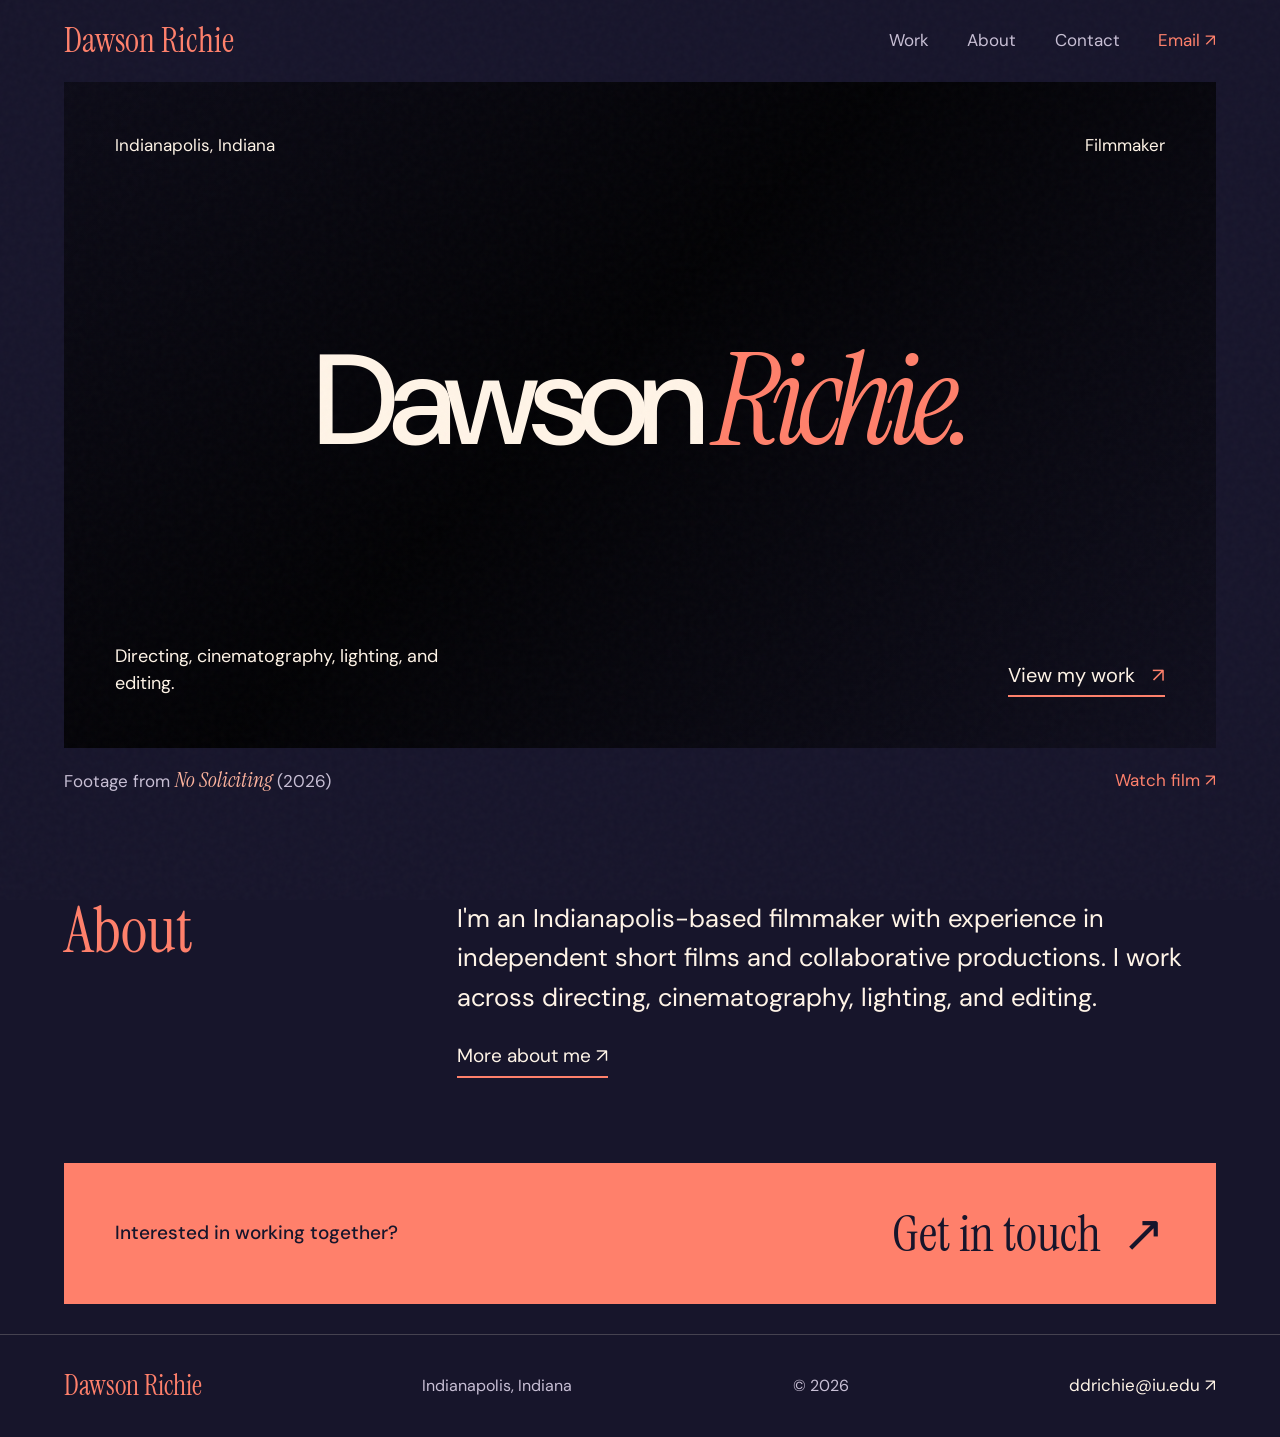
<file: index.html>
<!doctype html>
<html lang="en">
  <head>
    <meta charset="utf-8" />
    <meta name="viewport" content="width=device-width, initial-scale=1" />
    <meta name="theme-color" content="#111110" />
    <meta
      name="description"
      content="Dawson Richie is a filmmaker based in Indianapolis, Indiana."
    />
    <title>Dawson Richie — Filmmaker</title>

    <link rel="icon" href="assets/favicon.svg" type="image/svg+xml" />
    <link rel="preconnect" href="https://fonts.googleapis.com" />
    <link rel="preconnect" href="https://fonts.gstatic.com" crossorigin />
    <link
      href="https://fonts.googleapis.com/css2?family=DM+Sans:wght@400;500;600;700&family=Instrument+Serif:ital@0;1&display=swap"
      rel="stylesheet"
    />

    <link rel="stylesheet" href="styles.css" />
    <script src="script.js" defer></script>
  </head>

  <body class="home-page">
    <a class="skip-link" href="#main">Skip to content</a>

    <header class="site-header">
      <a class="wordmark" href="index.html" aria-label="Dawson Richie home">
        <span class="brand-dot"></span>
        <span class="brand-name">Dawson Richie</span>
      </a>

      <button
        class="menu-toggle"
        aria-expanded="false"
        aria-controls="navigation"
      >
        Menu <span>+</span>
      </button>

      <nav id="navigation" aria-label="Main navigation">
        <a href="work.html">Work</a>
        <a href="about.html">About</a>
        <a href="contact.html">Contact</a>
        <a class="nav-email" href="mailto:ddrichie@iu.edu">Email ↗</a>
      </nav>
    </header>

    <main id="main">
      <section class="hero">
        <div class="hero-motion">
          <div class="hero-motion-fallback"></div>

          <iframe
            class="hero-video"
            src="https://player.vimeo.com/video/1230737303?background=1&autoplay=1&muted=1&loop=1&autopause=0&dnt=1"
            title="Footage from No Soliciting"
            allow="autoplay; fullscreen; picture-in-picture"
            tabindex="-1"
            aria-hidden="true"
          ></iframe>

          <div class="hero-video-shade"></div>

          <div class="hero-overlay">
            <div class="hero-intro">
              <span>Indianapolis, Indiana</span>
              <span>Filmmaker</span>
            </div>

            <h1>Dawson <em>Richie.</em></h1>

            <div class="hero-bottom">
              <p>Directing, cinematography, lighting, and editing.</p>
              <a href="work.html">View my work <span>↗</span></a>
            </div>
          </div>
        </div>

        <div class="hero-film-credit">
          <span>Footage from <em>No Soliciting</em> (2026)</span>
          <a href="no-soliciting.html">Watch film ↗</a>
        </div>
      </section>

      <section class="home-intro section">
        <h2>About</h2>

        <div>
          <p>
            I'm an Indianapolis-based filmmaker with experience in independent
            short films and collaborative productions. I work across directing,
            cinematography, lighting, and editing.
          </p>

          <a class="text-link" href="about.html">More about me ↗</a>
        </div>
      </section>

      <section class="contact-band">
        <p>Interested in working together?</p>
        <a href="contact.html">Get in touch <span>↗</span></a>
      </section>
    </main>

    <footer class="site-footer">
      <a href="index.html" class="footer-brand">Dawson Richie</a>
      <span>Indianapolis, Indiana</span>
      <span>© <span data-year>2026</span></span>
      <a href="mailto:ddrichie@iu.edu">ddrichie@iu.edu ↗</a>
    </footer>
  </body>
</html>
</file>
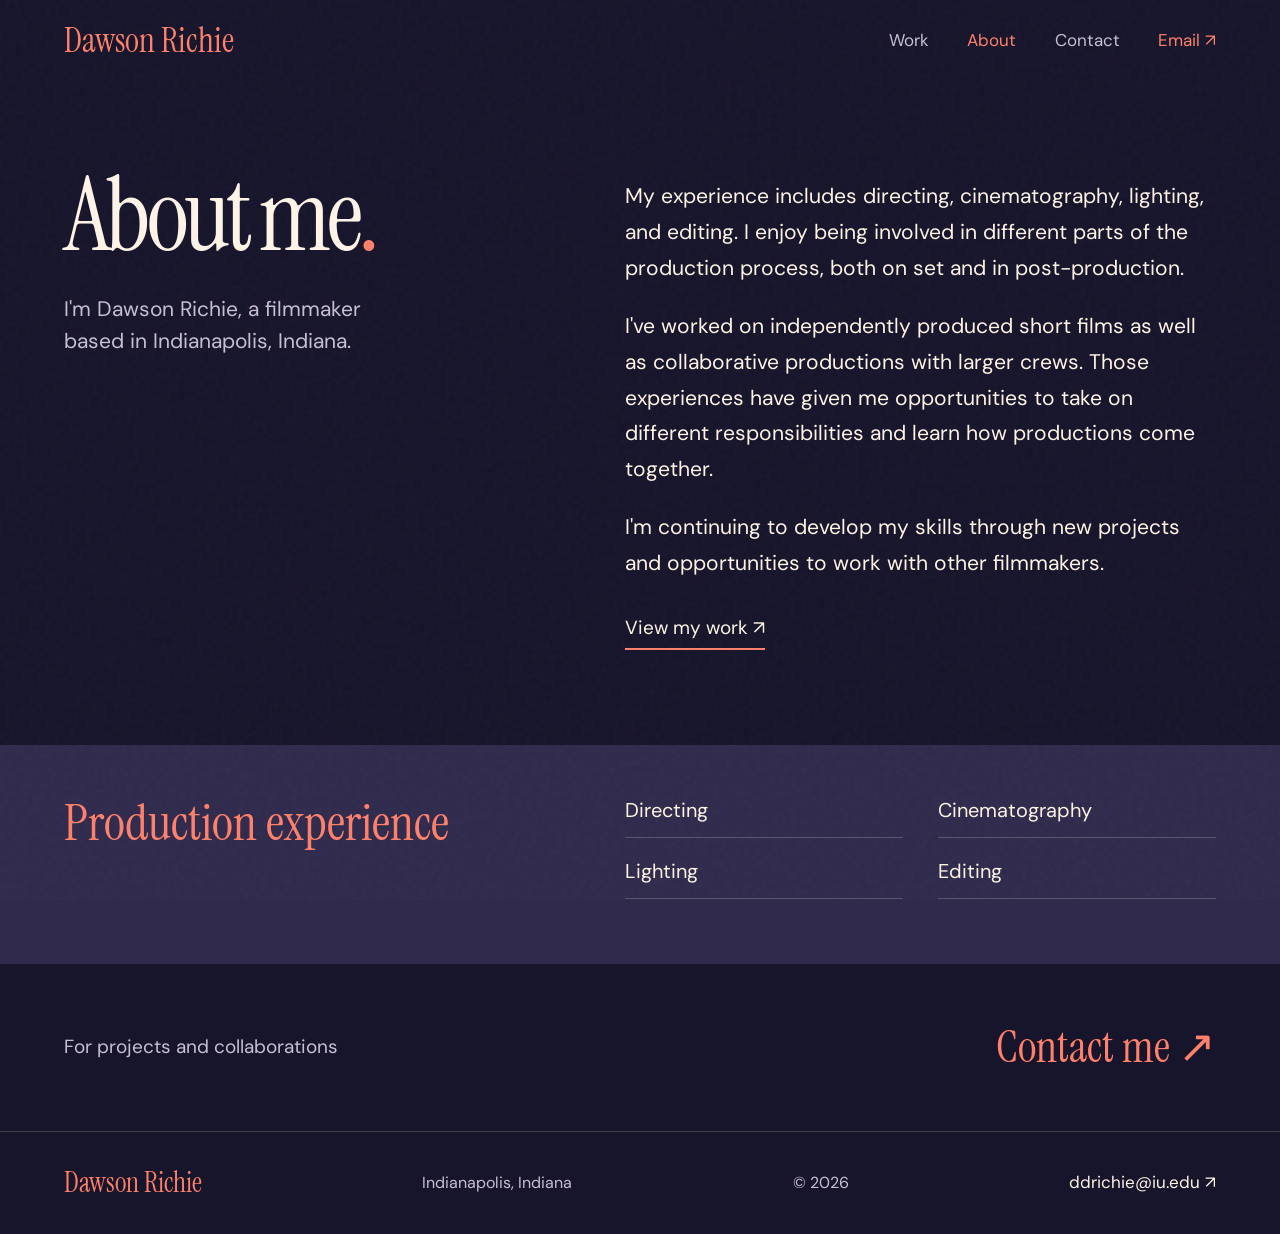
<file: about.html>
<!doctype html>
<html lang="en">
  <head>
    <meta charset="utf-8" />
    <meta name="viewport" content="width=device-width, initial-scale=1" />
    <meta name="theme-color" content="#111110" />
    <meta
      name="description"
      content="About Dawson Richie, an Indianapolis-based filmmaker."
    />
    <title>About — Dawson Richie</title>

    <link rel="icon" href="assets/favicon.svg" type="image/svg+xml" />
    <link rel="preconnect" href="https://fonts.googleapis.com" />
    <link rel="preconnect" href="https://fonts.gstatic.com" crossorigin />
    <link
      href="https://fonts.googleapis.com/css2?family=DM+Sans:wght@400;500;600;700&family=Instrument+Serif:ital@0;1&display=swap"
      rel="stylesheet"
    />

    <link rel="stylesheet" href="styles.css" />
    <script src="script.js" defer></script>
  </head>

  <body>
    <a class="skip-link" href="#main">Skip to content</a>

    <header class="site-header">
      <a class="wordmark" href="index.html">
        <span class="brand-dot"></span>
        <span class="brand-name">Dawson Richie</span>
      </a>

      <button
        class="menu-toggle"
        aria-expanded="false"
        aria-controls="navigation"
      >
        Menu <span>+</span>
      </button>

      <nav id="navigation" aria-label="Main navigation">
        <a href="work.html">Work</a>
        <a href="about.html" aria-current="page">About</a>
        <a href="contact.html">Contact</a>
        <a class="nav-email" href="mailto:ddrichie@iu.edu">Email ↗</a>
      </nav>
    </header>

    <main id="main">
      <section class="about-opening">
        <div class="about-heading">
          <h1>About me<span>.</span></h1>
          <p>I'm Dawson Richie, a filmmaker based in Indianapolis, Indiana.</p>
        </div>

        <div class="about-biography">
          <p>
            My experience includes directing, cinematography, lighting, and
            editing. I enjoy being involved in different parts of the production
            process, both on set and in post-production.
          </p>

          <p>
            I've worked on independently produced short films as well as
            collaborative productions with larger crews. Those experiences have
            given me opportunities to take on different responsibilities and
            learn how productions come together.
          </p>

          <p>
            I'm continuing to develop my skills through new projects and
            opportunities to work with other filmmakers.
          </p>

          <a class="text-link" href="work.html">View my work ↗</a>
        </div>
      </section>

      <section class="about-background">
        <h2>Production experience</h2>

        <div class="about-disciplines">
          <p>Directing</p>
          <p>Cinematography</p>
          <p>Lighting</p>
          <p>Editing</p>
        </div>
      </section>

      <section class="about-contact">
        <p>For projects and collaborations</p>
        <a href="contact.html">Contact me ↗</a>
      </section>
    </main>

    <footer class="site-footer">
      <a href="index.html" class="footer-brand">Dawson Richie</a>
      <span>Indianapolis, Indiana</span>
      <span>© <span data-year>2026</span></span>
      <a href="mailto:ddrichie@iu.edu">ddrichie@iu.edu ↗</a>
    </footer>
  </body>
</html>
</file>
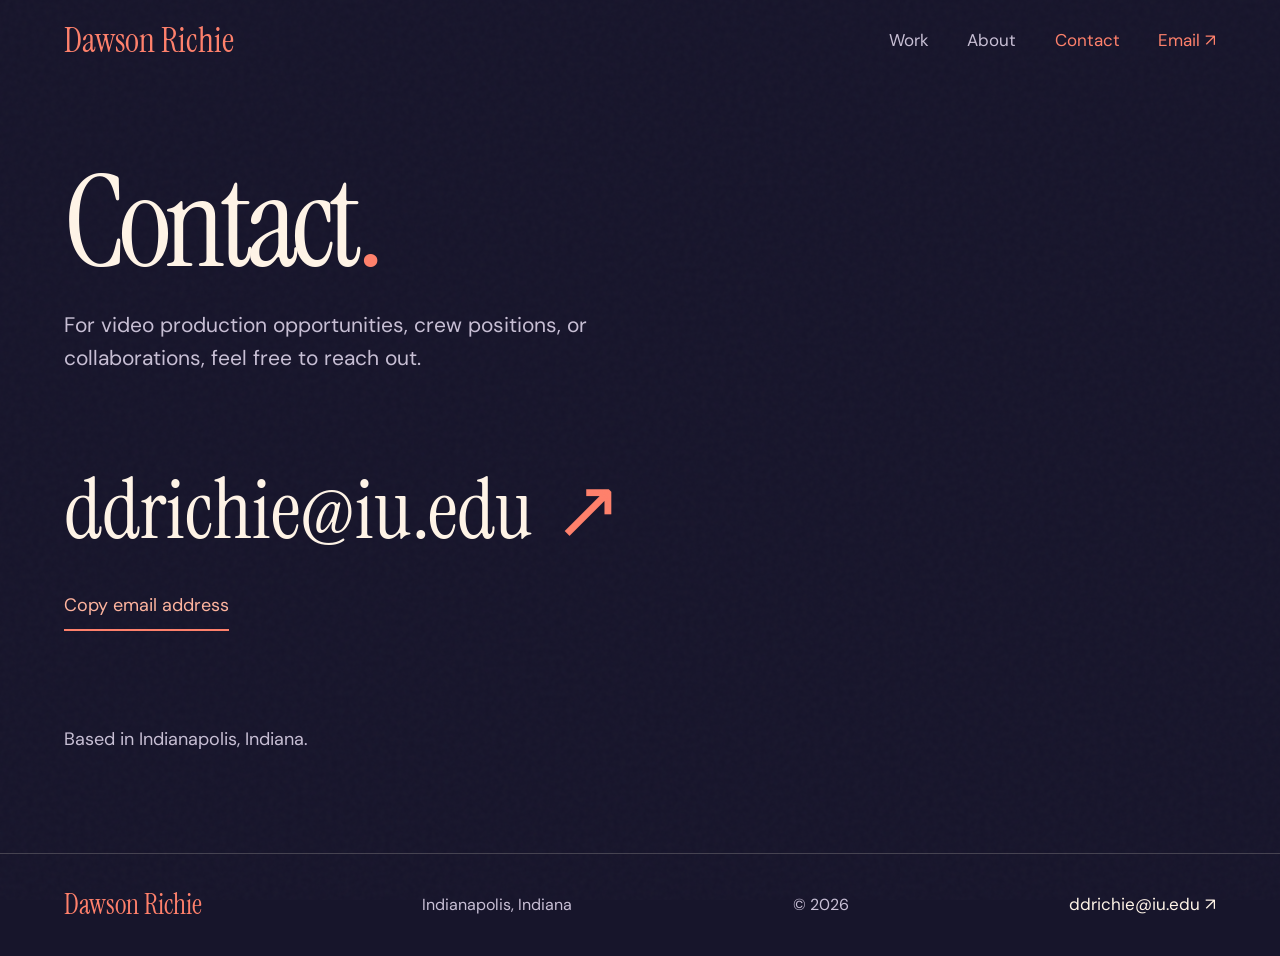
<file: contact.html>
<!doctype html>
<html lang="en">
  <head>
    <meta charset="utf-8" />
    <meta name="viewport" content="width=device-width, initial-scale=1" />
    <meta name="theme-color" content="#111110" />
    <meta
      name="description"
      content="Contact Dawson Richie for film and video production work."
    />
    <title>Contact — Dawson Richie</title>

    <link rel="icon" href="assets/favicon.svg" type="image/svg+xml" />
    <link rel="preconnect" href="https://fonts.googleapis.com" />
    <link rel="preconnect" href="https://fonts.gstatic.com" crossorigin />
    <link
      href="https://fonts.googleapis.com/css2?family=DM+Sans:wght@400;500;600;700&family=Instrument+Serif:ital@0;1&display=swap"
      rel="stylesheet"
    />

    <link rel="stylesheet" href="styles.css" />
    <script src="script.js" defer></script>
  </head>

  <body>
    <a class="skip-link" href="#main">Skip to content</a>

    <header class="site-header">
      <a class="wordmark" href="index.html">
        <span class="brand-dot"></span>
        <span class="brand-name">Dawson Richie</span>
      </a>

      <button
        class="menu-toggle"
        aria-expanded="false"
        aria-controls="navigation"
      >
        Menu <span>+</span>
      </button>

      <nav id="navigation" aria-label="Main navigation">
        <a href="work.html">Work</a>
        <a href="about.html">About</a>
        <a href="contact.html" aria-current="page">Contact</a>
        <a class="nav-email" href="mailto:ddrichie@iu.edu">Email ↗</a>
      </nav>
    </header>

    <main id="main">
      <section class="contact-page">
        <h1>Contact<span>.</span></h1>

        <p class="contact-intro">
          For video production opportunities, crew positions, or collaborations,
          feel free to reach out.
        </p>

        <div class="contact-main">
          <a class="contact-address" href="mailto:ddrichie@iu.edu">
            ddrichie@iu.edu <span>↗</span>
          </a>

          <button class="copy-email" type="button">Copy email address</button>

          <p class="copy-status" role="status" aria-live="polite"></p>
        </div>

        <p class="contact-location">Based in Indianapolis, Indiana.</p>
      </section>
    </main>

    <footer class="site-footer">
      <a href="index.html" class="footer-brand">Dawson Richie</a>
      <span>Indianapolis, Indiana</span>
      <span>© <span data-year>2026</span></span>
      <a href="mailto:ddrichie@iu.edu">ddrichie@iu.edu ↗</a>
    </footer>
  </body>
</html>
</file>
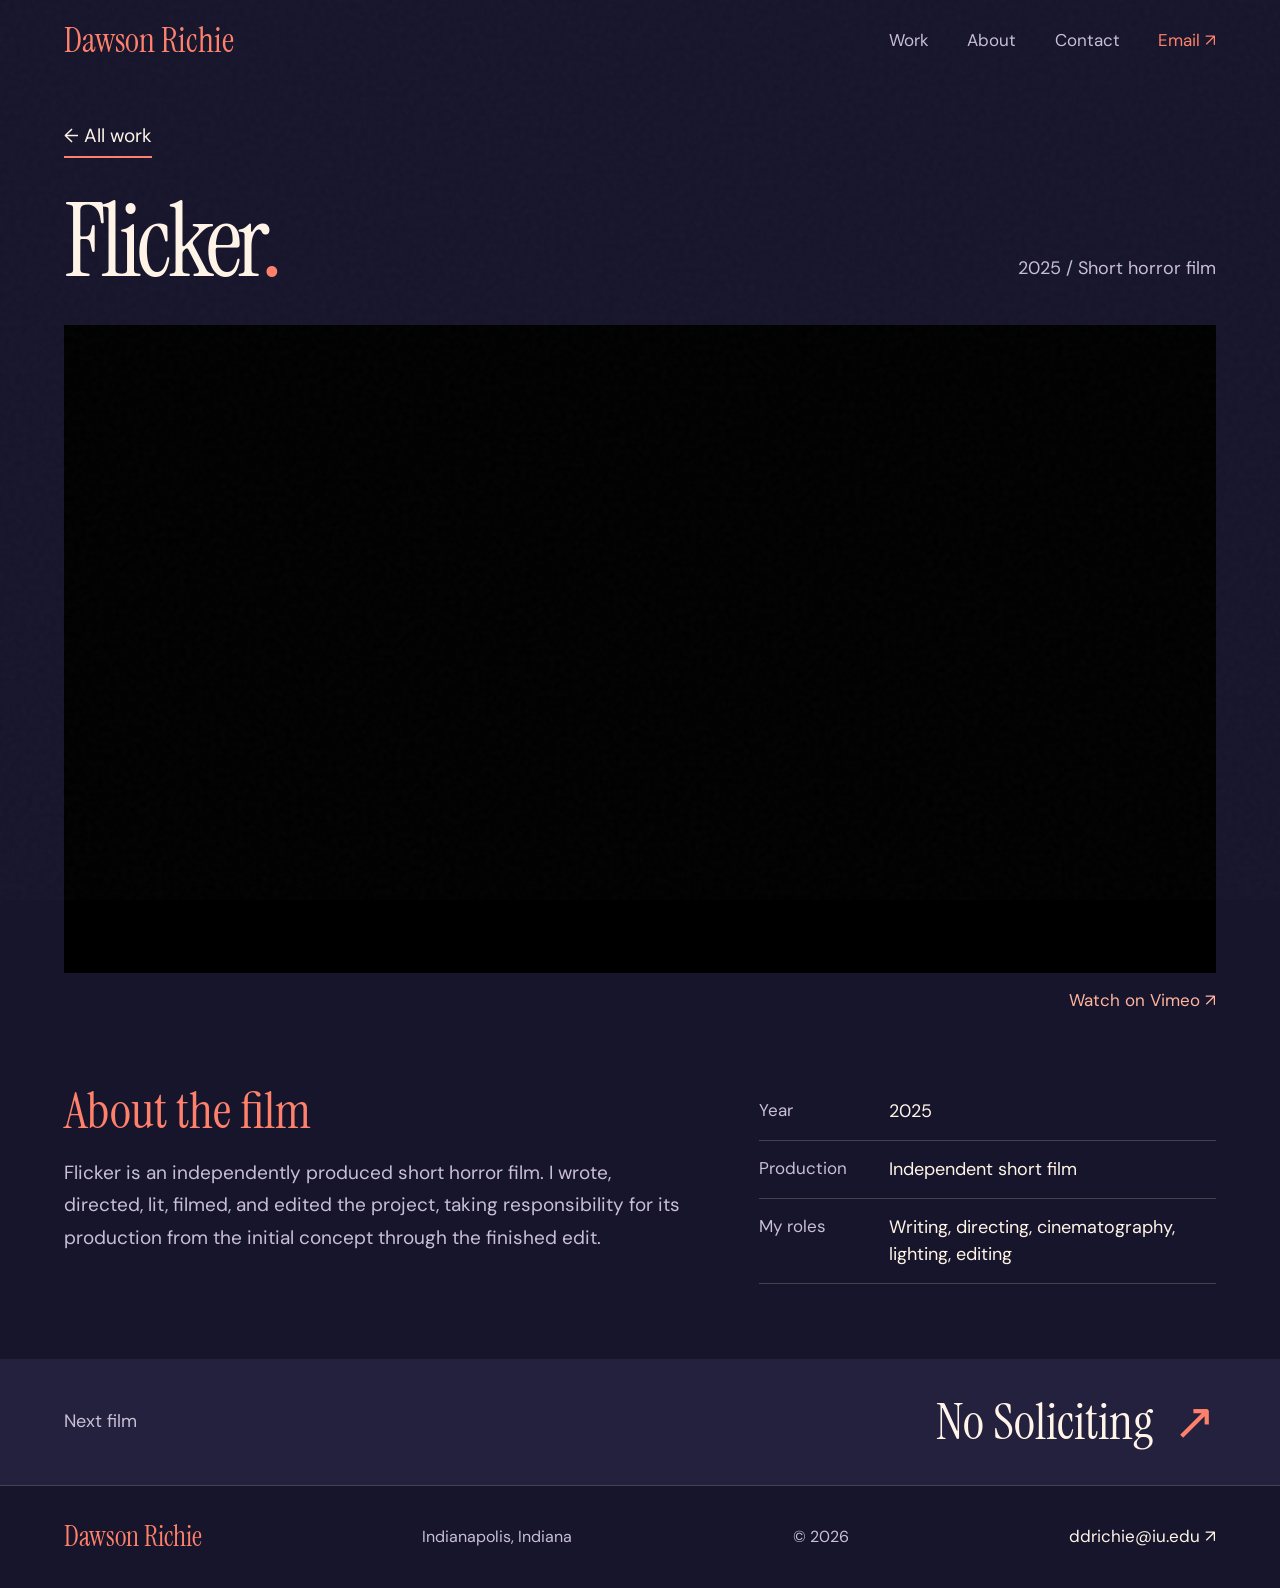
<file: flicker.html>
<!doctype html>
<html lang="en">
  <head>
    <meta charset="utf-8" />
    <meta name="viewport" content="width=device-width, initial-scale=1" />
    <meta name="theme-color" content="#111110" />
    <meta
      name="description"
      content="Flicker, an independent short horror film by Dawson Richie."
    />
    <title>Flicker — Dawson Richie</title>

    <link rel="icon" href="assets/favicon.svg" type="image/svg+xml" />
    <link rel="preconnect" href="https://fonts.googleapis.com" />
    <link rel="preconnect" href="https://fonts.gstatic.com" crossorigin />
    <link
      href="https://fonts.googleapis.com/css2?family=DM+Sans:wght@400;500;600;700&family=Instrument+Serif:ital@0;1&display=swap"
      rel="stylesheet"
    />

    <link rel="stylesheet" href="styles.css" />
    <script src="script.js" defer></script>
  </head>

  <body>
    <a class="skip-link" href="#main">Skip to content</a>

    <header class="site-header">
      <a class="wordmark" href="index.html">
        <span class="brand-dot"></span>
        <span class="brand-name">Dawson Richie</span>
      </a>

      <button
        class="menu-toggle"
        aria-expanded="false"
        aria-controls="navigation"
      >
        Menu <span>+</span>
      </button>

      <nav id="navigation" aria-label="Main navigation">
        <a href="work.html">Work</a>
        <a href="about.html">About</a>
        <a href="contact.html">Contact</a>
        <a class="nav-email" href="mailto:ddrichie@iu.edu">Email ↗</a>
      </nav>
    </header>

    <main id="main">
      <section class="film-page-heading">
        <a class="back-link" href="work.html">← All work</a>

        <div class="film-page-title">
          <h1>Flicker<span>.</span></h1>
          <p>2025 / Short horror film</p>
        </div>
      </section>

      <section class="film-player" aria-label="Watch Flicker">
        <iframe
          src="https://player.vimeo.com/video/1135860138?dnt=1"
          title="Flicker — Short Film"
          allow="autoplay; fullscreen; picture-in-picture; encrypted-media"
          allowfullscreen
          loading="lazy"
        ></iframe>
      </section>

      <div class="film-external-link">
        <a
          href="https://vimeo.com/1135860138"
          target="_blank"
          rel="noopener noreferrer"
        >
          Watch on Vimeo ↗
        </a>
      </div>

      <section class="film-information">
        <div class="film-summary">
          <h2>About the film</h2>
          <p>
            Flicker is an independently produced short horror film. I wrote,
            directed, lit, filmed, and edited the project, taking responsibility
            for its production from the initial concept through the finished
            edit.
          </p>
        </div>

        <dl class="film-credits">
          <div>
            <dt>Year</dt>
            <dd>2025</dd>
          </div>

          <div>
            <dt>Production</dt>
            <dd>Independent short film</dd>
          </div>

          <div>
            <dt>My roles</dt>
            <dd>Writing, directing, cinematography, lighting, editing</dd>
          </div>
        </dl>
      </section>

      <section class="next-film">
        <p>Next film</p>
        <a href="no-soliciting.html">No Soliciting <span>↗</span></a>
      </section>
    </main>

    <footer class="site-footer">
      <a href="index.html" class="footer-brand">Dawson Richie</a>
      <span>Indianapolis, Indiana</span>
      <span>© <span data-year>2026</span></span>
      <a href="mailto:ddrichie@iu.edu">ddrichie@iu.edu ↗</a>
    </footer>
  </body>
</html>
</file>
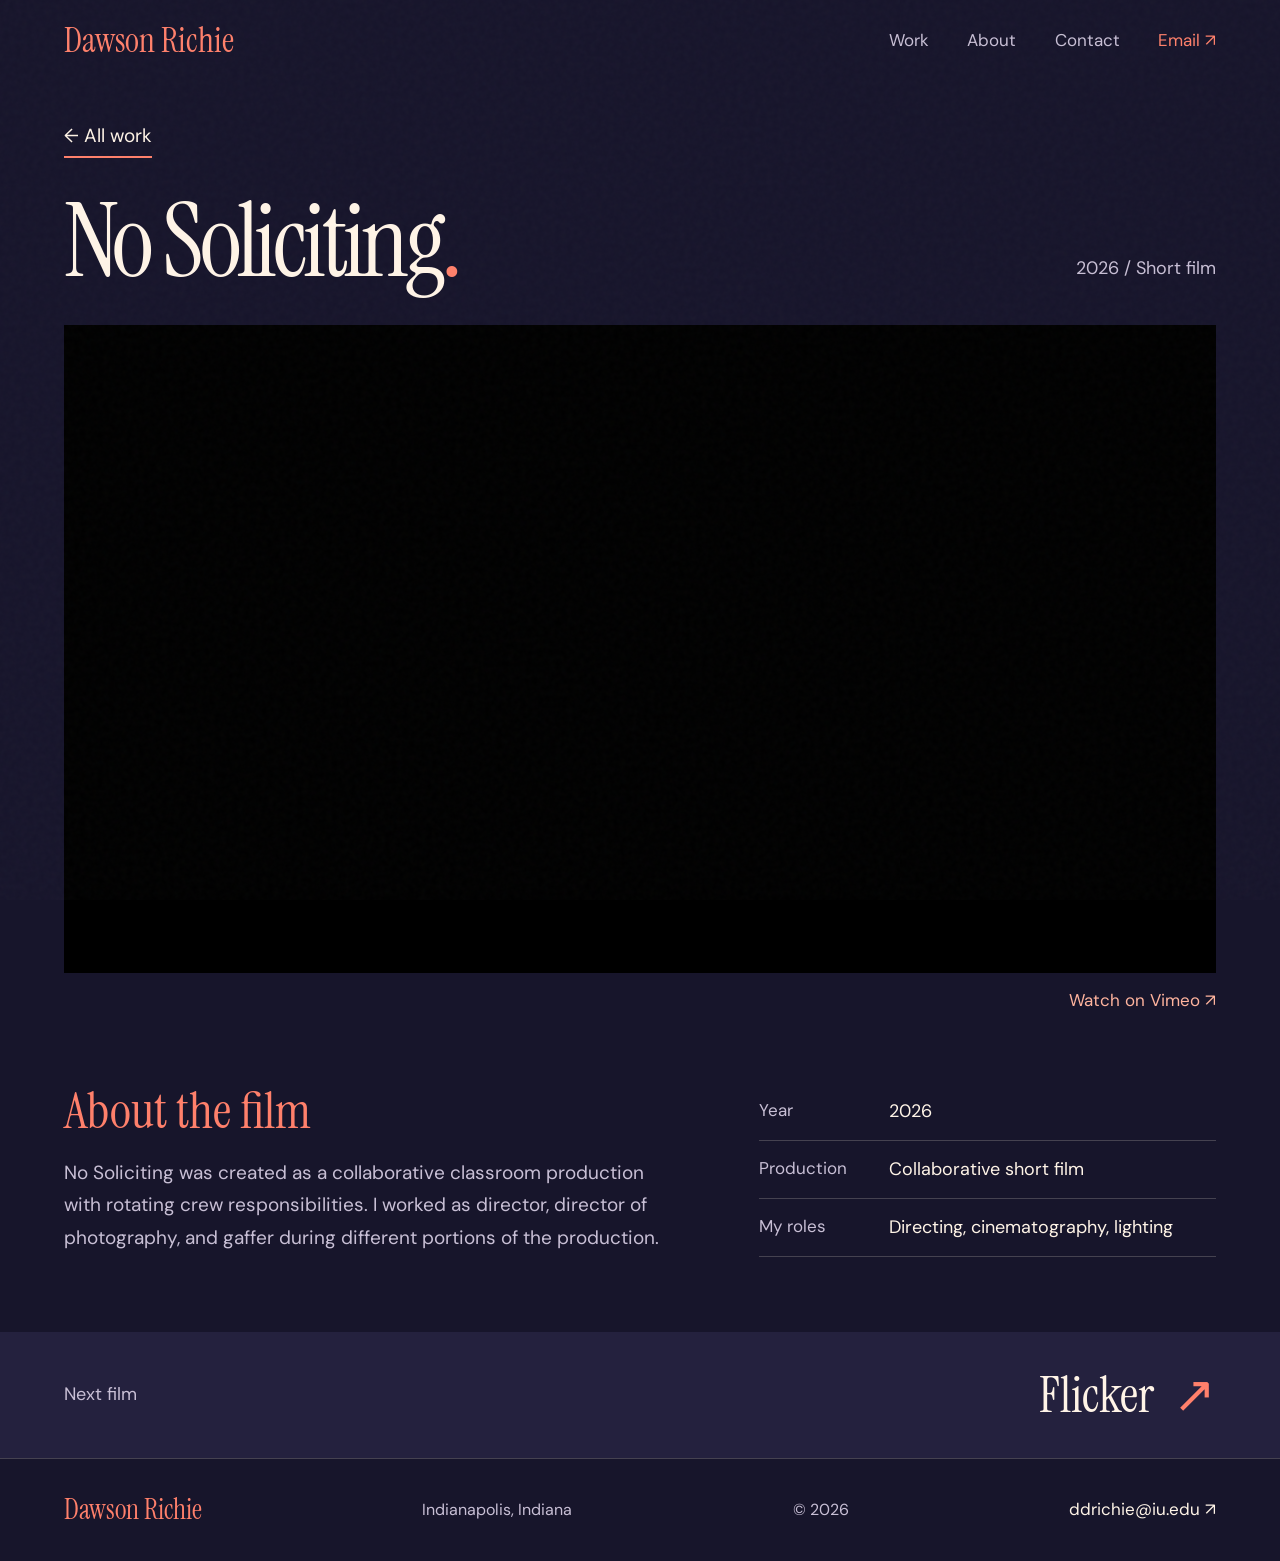
<file: no-soliciting.html>
<!doctype html>
<html lang="en">
  <head>
    <meta charset="utf-8" />
    <meta name="viewport" content="width=device-width, initial-scale=1" />
    <meta name="theme-color" content="#111110" />
    <meta
      name="description"
      content="No Soliciting, a short film featuring production work by Dawson Richie."
    />
    <title>No Soliciting — Dawson Richie</title>

    <link rel="icon" href="assets/favicon.svg" type="image/svg+xml" />
    <link rel="preconnect" href="https://fonts.googleapis.com" />
    <link rel="preconnect" href="https://fonts.gstatic.com" crossorigin />
    <link
      href="https://fonts.googleapis.com/css2?family=DM+Sans:wght@400;500;600;700&family=Instrument+Serif:ital@0;1&display=swap"
      rel="stylesheet"
    />

    <link rel="stylesheet" href="styles.css" />
    <script src="script.js" defer></script>
  </head>

  <body>
    <a class="skip-link" href="#main">Skip to content</a>

    <header class="site-header">
      <a class="wordmark" href="index.html">
        <span class="brand-dot"></span>
        <span class="brand-name">Dawson Richie</span>
      </a>

      <button
        class="menu-toggle"
        aria-expanded="false"
        aria-controls="navigation"
      >
        Menu <span>+</span>
      </button>

      <nav id="navigation" aria-label="Main navigation">
        <a href="work.html">Work</a>
        <a href="about.html">About</a>
        <a href="contact.html">Contact</a>
        <a class="nav-email" href="mailto:ddrichie@iu.edu">Email ↗</a>
      </nav>
    </header>

    <main id="main">
      <section class="film-page-heading">
        <a class="back-link" href="work.html">← All work</a>

        <div class="film-page-title">
          <h1>No Soliciting<span>.</span></h1>
          <p>2026 / Short film</p>
        </div>
      </section>

      <section class="film-player" aria-label="Watch No Soliciting">
        <iframe
          src="https://player.vimeo.com/video/1230737303?dnt=1"
          title="No Soliciting — Short Film"
          allow="autoplay; fullscreen; picture-in-picture; encrypted-media"
          allowfullscreen
          loading="lazy"
        ></iframe>
      </section>

      <div class="film-external-link">
        <a
          href="https://vimeo.com/1230737303"
          target="_blank"
          rel="noopener noreferrer"
        >
          Watch on Vimeo ↗
        </a>
      </div>

      <section class="film-information">
        <div class="film-summary">
          <h2>About the film</h2>
          <p>
            No Soliciting was created as a collaborative classroom production
            with rotating crew responsibilities. I worked as director, director
            of photography, and gaffer during different portions of the
            production.
          </p>
        </div>

        <dl class="film-credits">
          <div>
            <dt>Year</dt>
            <dd>2026</dd>
          </div>

          <div>
            <dt>Production</dt>
            <dd>Collaborative short film</dd>
          </div>

          <div>
            <dt>My roles</dt>
            <dd>Directing, cinematography, lighting</dd>
          </div>
        </dl>
      </section>

      <section class="next-film">
        <p>Next film</p>
        <a href="flicker.html">Flicker <span>↗</span></a>
      </section>
    </main>

    <footer class="site-footer">
      <a href="index.html" class="footer-brand">Dawson Richie</a>
      <span>Indianapolis, Indiana</span>
      <span>© <span data-year>2026</span></span>
      <a href="mailto:ddrichie@iu.edu">ddrichie@iu.edu ↗</a>
    </footer>
  </body>
</html>
</file>
<file: styles.css>
/* =====================================================
   DAWSON RICHIE
   FILM PORTFOLIO — COLOR EDITION
===================================================== */

:root {
  --background: #17152b;
  --surface: #24213e;
  --surface-alt: #302b4d;

  --text: #fff4e7;
  --secondary: #c8bfd5;
  --border: rgba(255, 244, 231, 0.2);

  --accent: #ff806b;
  --accent-light: #ffb49e;
  --lavender: #b6a4ff;
  --yellow: #f5d88a;

  --sans: "DM Sans", Arial, sans-serif;
  --serif: "Instrument Serif", Georgia, serif;

  --gutter: clamp(22px, 5vw, 76px);
  --content-max: 1500px;
}

/* BASE */

* {
  box-sizing: border-box;
}

html {
  scroll-behavior: smooth;
}

body {
  margin: 0;
  background: var(--background);
  color: var(--text);
  font-family: var(--sans);
  font-size: 18px;
  line-height: 1.5;
  -webkit-font-smoothing: antialiased;
}

a {
  color: inherit;
  text-decoration: none;
}

button {
  font: inherit;
}

img {
  display: block;
  max-width: 100%;
}

h1,
h2,
h3,
p {
  margin: 0;
}

h1,
h2,
h3 {
  font-weight: 400;
}

h1 em,
h2 em {
  font-family: var(--serif);
  font-weight: 400;
}

::selection {
  background: var(--accent);
  color: var(--background);
}

a:focus-visible,
button:focus-visible {
  outline: 2px solid var(--accent);
  outline-offset: 5px;
}

.skip-link {
  position: fixed;
  top: -100px;
  left: 20px;
  z-index: 999;
  padding: 12px 18px;
  background: var(--text);
  color: var(--background);
  font-size: 17px;
}

.skip-link:focus {
  top: 15px;
}

/* FILM GRAIN */

body::before {
  content: "";
  position: fixed;
  inset: 0;
  z-index: 1000;
  pointer-events: none;
  opacity: 0.045;
  background-image: url("data:image/svg+xml,%3Csvg viewBox='0 0 180 180' xmlns='http://www.w3.org/2000/svg'%3E%3Cfilter id='n'%3E%3CfeTurbulence type='fractalNoise' baseFrequency='.85' numOctaves='3' stitchTiles='stitch'/%3E%3C/filter%3E%3Crect width='100%25' height='100%25' filter='url(%23n)' opacity='.6'/%3E%3C/svg%3E");
}

/* HEADER */

.site-header {
  height: 82px;
  padding: 0 var(--gutter);
  display: flex;
  justify-content: space-between;
  align-items: center;
  gap: 30px;
  background: var(--background);
  position: relative;
  z-index: 20;
}

.wordmark {
  display: inline-flex;
  align-items: center;
  font-family: var(--serif);
  font-size: 34px;
  line-height: 1;
  white-space: nowrap;
  color: var(--accent);
}

.brand-dot {
  display: none;
}

.site-header nav {
  display: flex;
  align-items: center;
  gap: clamp(22px, 3vw, 45px);
}

.site-header nav a {
  font-size: 17px;
  color: var(--secondary);
  transition: color 0.2s ease;
}

.site-header nav a:hover,
.site-header nav a[aria-current="page"] {
  color: var(--accent);
}

.site-header nav .nav-email {
  color: var(--accent);
}

.menu-toggle {
  display: none;
}

/* SHARED */

.section {
  padding: 85px var(--gutter);
}

.text-link,
.back-link {
  display: inline-block;
  width: fit-content;
  font-size: 19px;
  border-bottom: 2px solid var(--accent);
  padding-bottom: 5px;
  transition: color 0.2s ease;
}

.text-link:hover,
.back-link:hover {
  color: var(--accent);
}

/* HOMEPAGE */

.hero {
  padding: 0 var(--gutter);
}

.hero-motion {
  width: 100%;
  height: min(74vh, 760px);
  min-height: 480px;
  position: relative;
  overflow: hidden;
  background: #000;
  isolation: isolate;
}

.hero-motion-fallback {
  position: absolute;
  inset: 0;
  background-image: url("https://i.vimeocdn.com/video/2205706951-1be2eb3f7ef8dd87bdab0ea5e885ed702c27a87c5224193ab4478eaa6d930304-d_2400");
  background-size: cover;
  background-position: center;
}

.hero-video {
  position: absolute;
  top: 50%;
  left: 50%;
  width: max(100%, 177.78vh);
  height: max(100%, 56.25vw);
  transform: translate(-50%, -50%);
  border: 0;
  pointer-events: none;
}

.hero-video-shade {
  position: absolute;
  inset: 0;
  background: linear-gradient(
    135deg,
    rgba(23, 21, 43, 0.55),
    rgba(23, 21, 43, 0.1) 45%,
    rgba(23, 21, 43, 0.7)
  );
  pointer-events: none;
}

.hero-overlay {
  position: absolute;
  inset: 0;
  display: flex;
  flex-direction: column;
  justify-content: space-between;
  padding: clamp(24px, 4vw, 55px);
}

.hero-intro {
  display: flex;
  justify-content: space-between;
  gap: 20px;
  font-size: 17px;
  color: var(--text);
}

.hero-overlay h1 {
  font-size: clamp(76px, 10vw, 160px);
  font-weight: 500;
  letter-spacing: -0.075em;
  line-height: 0.95;
  text-align: center;
  color: var(--text);
  margin: auto 0;
}

.hero-overlay h1 em {
  color: var(--accent);
}

.hero-bottom {
  display: flex;
  justify-content: space-between;
  align-items: end;
  gap: 30px;
}

.hero-bottom p {
  max-width: 350px;
  font-size: 18px;
  line-height: 1.5;
}

.hero-bottom a {
  font-size: 20px;
  white-space: nowrap;
  border-bottom: 2px solid var(--accent);
  padding-bottom: 5px;
}

.hero-bottom a span {
  margin-left: 12px;
  color: var(--accent);
}

.hero-film-credit {
  display: flex;
  justify-content: space-between;
  align-items: center;
  gap: 25px;
  padding: 17px 0;
  color: var(--secondary);
  font-size: 17px;
}

.hero-film-credit em {
  font-family: var(--serif);
  font-size: 21px;
  color: var(--accent-light);
}

.hero-film-credit a {
  color: var(--accent);
}

/* HOME ABOUT */

.home-intro {
  display: grid;
  grid-template-columns: 0.4fr 1fr;
  gap: clamp(35px, 7vw, 100px);
  max-width: var(--content-max);
  margin: 0 auto;
}

.home-intro h2 {
  font-family: var(--serif);
  font-size: clamp(46px, 5vw, 70px);
  line-height: 1;
  color: var(--accent);
}

.home-intro > div {
  max-width: 760px;
}

.home-intro p {
  font-size: clamp(20px, 2vw, 27px);
  line-height: 1.55;
  margin-bottom: 25px;
}

/* CONTACT BAND */

.contact-band {
  margin: 0 var(--gutter) 30px;
  padding: 45px clamp(24px, 4vw, 65px);
  display: flex;
  justify-content: space-between;
  align-items: center;
  gap: 30px;
  background: var(--accent);
  color: var(--background);
}

.contact-band p {
  font-size: 19px;
  font-weight: 500;
}

.contact-band > a {
  font-family: var(--serif);
  font-size: clamp(36px, 4vw, 60px);
  line-height: 1;
  white-space: nowrap;
}

.contact-band > a span {
  margin-left: 12px;
}

.contact-band > a:hover {
  color: var(--text);
}

/* WORK PAGE */

.work-heading {
  display: flex;
  align-items: end;
  justify-content: space-between;
  gap: 30px;
  padding: 55px var(--gutter) 45px;
}

.work-heading h1 {
  font-family: var(--serif);
  font-size: clamp(75px, 9vw, 135px);
  line-height: 0.9;
  letter-spacing: -0.045em;
}

.work-heading h1 span,
.film-page-title h1 span,
.about-heading h1 span,
.contact-page h1 span {
  color: var(--accent);
}

.work-heading p {
  font-size: 19px;
  color: var(--secondary);
  padding-bottom: 8px;
}

.film-list {
  padding: 0 var(--gutter) 80px;
  max-width: 1700px;
  margin: 0 auto;
}

.film-entry {
  margin-bottom: 70px;
}

.film-entry:last-child {
  margin-bottom: 0;
}

.film-entry-image {
  display: block;
  width: 100%;
  aspect-ratio: 16 / 9;
  max-height: 650px;
  overflow: hidden;
  background: var(--surface);
  position: relative;
}

.film-entry-image::after {
  content: "";
  position: absolute;
  inset: 0;
  background: var(--lavender);
  mix-blend-mode: color;
  opacity: 0.12;
  pointer-events: none;
  transition: opacity 0.4s ease;
}

.film-entry-image:hover::after {
  opacity: 0;
}

.film-entry-image img {
  width: 100%;
  height: 100%;
  object-fit: cover;
  object-position: center;
  transition: transform 0.5s ease;
}

.film-entry-image:hover img {
  transform: scale(1.025);
}

.film-entry-info {
  display: flex;
  justify-content: space-between;
  align-items: center;
  gap: 25px;
  padding-top: 20px;
}

.film-entry-info h2 {
  font-family: var(--serif);
  font-size: clamp(42px, 5vw, 72px);
  line-height: 1.05;
  margin-bottom: 7px;
}

.film-entry-info h2 a:hover {
  color: var(--accent);
}

.film-entry-info p {
  font-size: 18px;
  color: var(--secondary);
}

.film-entry-arrow {
  font-family: var(--serif);
  font-size: 48px;
  line-height: 1;
  color: var(--accent);
}

/* FILM PAGES */

.film-page-heading {
  padding: 40px var(--gutter) 35px;
}

.film-page-title {
  display: flex;
  justify-content: space-between;
  align-items: end;
  gap: 30px;
  margin-top: 35px;
}

.film-page-title h1 {
  font-family: var(--serif);
  font-size: clamp(65px, 8vw, 125px);
  line-height: 0.95;
  letter-spacing: -0.045em;
}

.film-page-title p {
  font-size: 18px;
  color: var(--secondary);
  white-space: nowrap;
  padding-bottom: 8px;
}

.film-player {
  margin: 0 var(--gutter);
  aspect-ratio: 16 / 9;
  background: #000;
}

.film-player iframe {
  display: block;
  width: 100%;
  height: 100%;
  border: 0;
}

.film-external-link {
  padding: 14px var(--gutter);
  text-align: right;
}

.film-external-link a {
  font-size: 17px;
  color: var(--accent-light);
}

.film-information {
  display: grid;
  grid-template-columns: 1.15fr 0.85fr;
  gap: clamp(35px, 6vw, 100px);
  padding: 55px var(--gutter) 75px;
}

.film-summary h2 {
  font-family: var(--serif);
  font-size: clamp(38px, 4vw, 58px);
  line-height: 1.1;
  margin-bottom: 18px;
  color: var(--accent);
}

.film-summary p {
  max-width: 650px;
  font-size: 19px;
  line-height: 1.7;
  color: var(--secondary);
}

.film-credits {
  margin: 0;
}

.film-credits > div {
  display: grid;
  grid-template-columns: 110px 1fr;
  gap: 20px;
  padding: 15px 0;
  border-bottom: 1px solid var(--border);
}

.film-credits dt {
  font-size: 17px;
  color: var(--secondary);
}

.film-credits dd {
  margin: 0;
  font-size: 18px;
  line-height: 1.5;
}

.next-film {
  display: flex;
  justify-content: space-between;
  align-items: center;
  gap: 30px;
  padding: 35px var(--gutter);
  background: var(--surface);
}

.next-film p {
  font-size: 18px;
  color: var(--secondary);
}

.next-film a {
  font-family: var(--serif);
  font-size: clamp(36px, 4vw, 60px);
  line-height: 1.1;
}

.next-film a span {
  color: var(--accent);
  margin-left: 10px;
}

.next-film a:hover {
  color: var(--accent);
}

/* ABOUT PAGE */

.about-opening {
  display: grid;
  grid-template-columns: 0.9fr 1.1fr;
  gap: clamp(35px, 6vw, 100px);
  padding: 85px var(--gutter) 95px;
  max-width: 1700px;
  margin: 0 auto;
}

.about-heading h1 {
  font-family: var(--serif);
  font-size: clamp(70px, 8vw, 125px);
  line-height: 0.95;
  letter-spacing: -0.045em;
  margin-bottom: 30px;
}

.about-heading > p {
  max-width: 360px;
  font-size: 21px;
  line-height: 1.5;
  color: var(--secondary);
}

.about-biography {
  padding-top: 12px;
}

.about-biography p {
  max-width: 700px;
  font-size: clamp(19px, 1.65vw, 23px);
  line-height: 1.7;
  margin-bottom: 22px;
}

.about-biography .text-link {
  margin-top: 10px;
}

.about-background {
  display: grid;
  grid-template-columns: 0.9fr 1.1fr;
  gap: clamp(35px, 6vw, 100px);
  padding: 50px var(--gutter) 65px;
  background: var(--surface-alt);
}

.about-background h2 {
  font-family: var(--serif);
  font-size: clamp(35px, 4vw, 58px);
  line-height: 1.1;
  color: var(--accent);
}

.about-disciplines {
  display: grid;
  grid-template-columns: 1fr 1fr;
  gap: 18px 35px;
}

.about-disciplines p {
  font-size: 20px;
  padding-bottom: 12px;
  border-bottom: 1px solid var(--border);
}

.about-contact {
  display: flex;
  justify-content: space-between;
  align-items: center;
  gap: 30px;
  padding: 50px var(--gutter);
}

.about-contact p {
  font-size: 19px;
  color: var(--secondary);
}

.about-contact a {
  font-family: var(--serif);
  font-size: clamp(32px, 3.5vw, 50px);
  color: var(--accent);
}

/* CONTACT PAGE */

.contact-page {
  padding: 80px var(--gutter) 100px;
  min-height: calc(100vh - 170px);
}

.contact-page h1 {
  font-family: var(--serif);
  font-size: clamp(80px, 10vw, 150px);
  line-height: 0.95;
  letter-spacing: -0.045em;
  margin-bottom: 25px;
}

.contact-intro {
  max-width: 580px;
  font-size: 21px;
  line-height: 1.6;
  color: var(--secondary);
}

.contact-main {
  margin-top: clamp(50px, 7vw, 100px);
}

.contact-address {
  display: inline-flex;
  align-items: baseline;
  gap: 20px;
  max-width: 100%;
  font-family: var(--serif);
  font-size: clamp(42px, 6.5vw, 105px);
  line-height: 1.1;
  overflow-wrap: anywhere;
}

.contact-address span {
  color: var(--accent);
}

.contact-address:hover {
  color: var(--accent);
}

.copy-email {
  display: block;
  margin-top: 25px;
  padding: 10px 0;
  background: transparent;
  border: 0;
  border-bottom: 2px solid var(--accent);
  color: var(--accent-light);
  font-size: 18px;
  cursor: pointer;
}

.copy-status {
  min-height: 25px;
  margin-top: 10px;
  font-size: 17px;
  color: var(--accent);
}

.contact-location {
  margin-top: 60px;
  font-size: 18px;
  color: var(--secondary);
}

/* FOOTER */

.site-footer {
  display: flex;
  justify-content: space-between;
  align-items: center;
  gap: 20px 35px;
  flex-wrap: wrap;
  padding: 30px var(--gutter);
  border-top: 1px solid var(--border);
}

.footer-brand {
  font-family: var(--serif);
  font-size: 28px;
  color: var(--accent);
}

.site-footer > span {
  font-size: 16px;
  color: var(--secondary);
}

.site-footer > a:last-child {
  font-size: 17px;
}

.site-footer a:hover {
  color: var(--accent);
}

/* TABLET */

@media (max-width: 1000px) {
  .hero-overlay h1 {
    font-size: clamp(65px, 9vw, 105px);
  }

  .about-opening,
  .about-background {
    grid-template-columns: 1fr 1.2fr;
    gap: 40px;
  }
}

/* MOBILE */

@media (max-width: 760px) {
  :root {
    --gutter: 22px;
  }

  body {
    font-size: 17px;
  }

  .site-header {
    height: auto;
    min-height: 75px;
    padding-top: 18px;
    padding-bottom: 18px;
    flex-wrap: wrap;
  }

  .wordmark {
    font-size: 29px;
  }

  .menu-toggle {
    display: inline-flex;
    align-items: center;
    gap: 10px;
    background: transparent;
    border: 0;
    font-family: var(--serif);
    font-size: 25px;
    cursor: pointer;
  }

  .menu-toggle span {
    color: var(--accent);
  }

  .site-header nav {
    width: 100%;
    flex-direction: column;
    align-items: flex-start;
    gap: 18px;
    padding-top: 20px;
  }

  body.js-ready .site-header nav {
    display: none;
  }

  body.js-ready .site-header nav.is-open {
    display: flex;
  }

  .site-header nav a {
    font-size: 21px;
  }

  .hero-motion {
    height: 560px;
    min-height: 0;
  }

  .hero-video {
    width: max(100%, 996px);
    height: max(100%, 56.25vw);
  }

  .hero-overlay {
    padding: 25px;
  }

  .hero-intro {
    font-size: 16px;
  }

  .hero-overlay h1 {
    font-size: clamp(58px, 11vw, 90px);
    line-height: 1;
  }

  .hero-bottom {
    flex-direction: column;
    align-items: flex-start;
    gap: 18px;
  }

  .hero-bottom p {
    font-size: 17px;
  }

  .hero-bottom a {
    font-size: 18px;
  }

  .hero-film-credit {
    align-items: flex-start;
    gap: 15px;
    font-size: 16px;
  }

  .home-intro {
    grid-template-columns: 1fr;
    gap: 25px;
    padding-top: 65px;
    padding-bottom: 70px;
  }

  .home-intro h2 {
    font-size: 55px;
  }

  .home-intro p {
    font-size: 21px;
  }

  .contact-band {
    flex-direction: column;
    align-items: flex-start;
    padding: 35px 25px;
  }

  .contact-band > a {
    font-size: 45px;
  }

  .work-heading {
    display: block;
    padding-top: 45px;
    padding-bottom: 35px;
  }

  .work-heading h1 {
    font-size: 85px;
    margin-bottom: 18px;
  }

  .work-heading p {
    font-size: 18px;
  }

  .film-list {
    padding-bottom: 60px;
  }

  .film-entry {
    margin-bottom: 50px;
  }

  .film-entry-info h2 {
    font-size: 46px;
  }

  .film-entry-info p {
    font-size: 17px;
  }

  .film-entry-arrow {
    font-size: 36px;
  }

  .film-page-heading {
    padding-top: 30px;
  }

  .film-page-title {
    display: block;
    margin-top: 30px;
  }

  .film-page-title h1 {
    font-size: clamp(58px, 10vw, 85px);
    overflow-wrap: anywhere;
  }

  .film-page-title p {
    margin-top: 15px;
  }

  .film-information {
    grid-template-columns: 1fr;
    gap: 35px;
    padding-top: 35px;
    padding-bottom: 55px;
  }

  .film-summary h2 {
    font-size: 43px;
  }

  .film-summary p {
    font-size: 18px;
  }

  .film-credits > div {
    grid-template-columns: 90px 1fr;
    gap: 15px;
  }

  .next-film {
    padding-top: 30px;
    padding-bottom: 30px;
  }

  .next-film a {
    font-size: 38px;
  }

  .about-opening {
    grid-template-columns: 1fr;
    gap: 35px;
    padding-top: 50px;
    padding-bottom: 65px;
  }

  .about-heading h1 {
    font-size: 85px;
  }

  .about-heading > p {
    font-size: 20px;
  }

  .about-biography {
    padding-top: 0;
  }

  .about-biography p {
    font-size: 19px;
  }

  .about-background {
    grid-template-columns: 1fr;
    gap: 25px;
  }

  .about-background h2 {
    font-size: 43px;
  }

  .about-disciplines {
    gap: 15px;
  }

  .about-disciplines p {
    font-size: 17px;
  }

  .about-contact {
    flex-direction: column;
    align-items: flex-start;
    gap: 15px;
  }

  .contact-page {
    padding-top: 55px;
    padding-bottom: 75px;
  }

  .contact-page h1 {
    font-size: 90px;
  }

  .contact-intro {
    font-size: 19px;
  }

  .contact-address {
    font-size: clamp(36px, 7vw, 60px);
  }

  .site-footer {
    flex-direction: column;
    align-items: flex-start;
    gap: 15px;
  }
}

/* SMALL PHONES */

@media (max-width: 420px) {
  .hero-motion {
    height: 490px;
  }

  .hero-video {
    width: max(100%, 872px);
  }

  .hero-overlay h1 {
    font-size: 56px;
  }

  .hero-film-credit {
    flex-wrap: wrap;
  }

  .contact-band > a {
    font-size: 38px;
  }

  .about-heading h1 {
    font-size: 72px;
  }

  .contact-page h1 {
    font-size: 76px;
  }
}

/* REDUCED MOTION */

@media (prefers-reduced-motion: reduce) {
  html {
    scroll-behavior: auto;
  }

  *,
  *::before,
  *::after {
    transition: none !important;
    animation: none !important;
  }

  .hero-video {
    display: none;
  }
}
</file>
